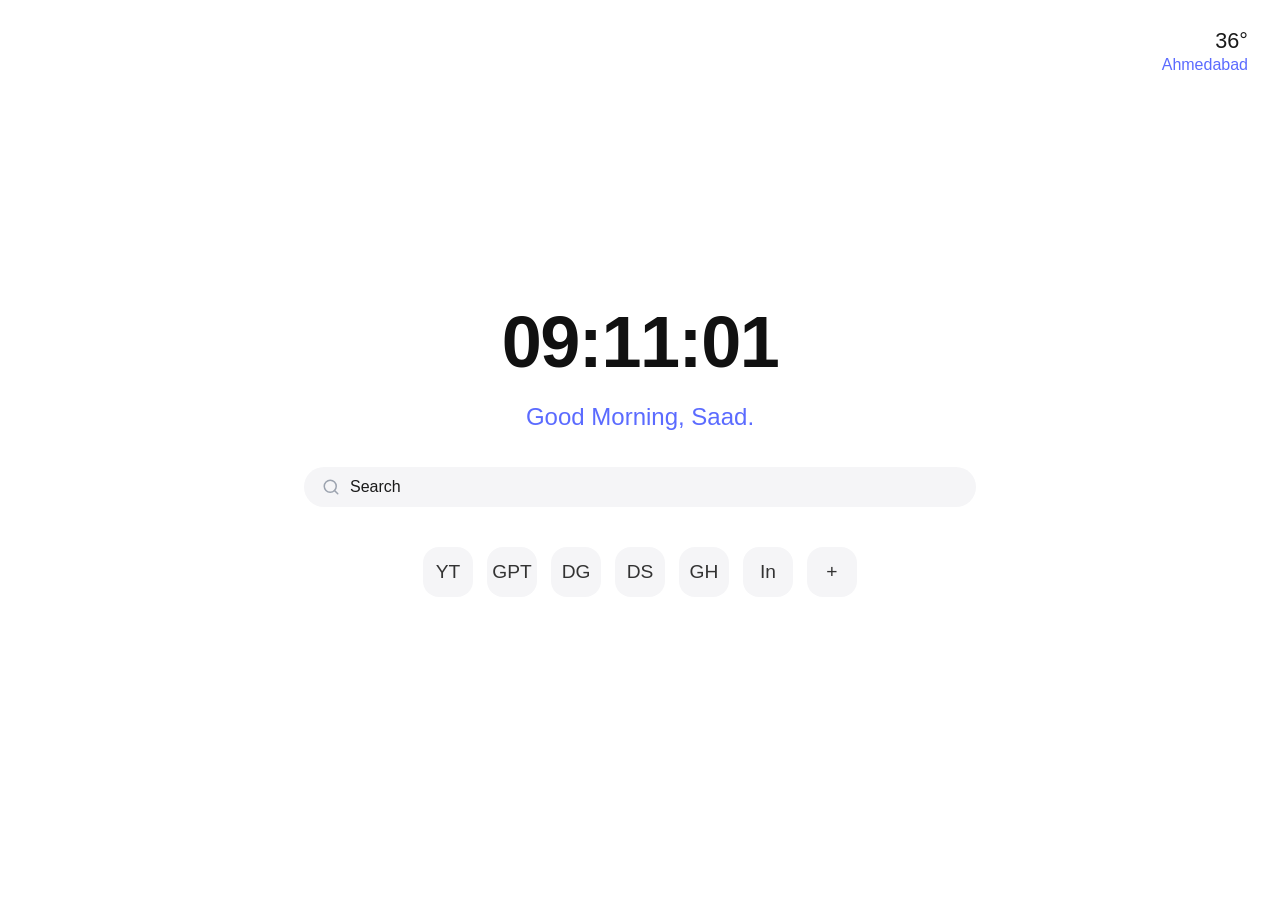
<file: search-engine/index.html>
<!DOCTYPE html>
<html lang="en">
<head>
  <meta charset="UTF-8">
  <meta name="viewport" content="width=device-width, initial-scale=1.0">
  <title>New Tab</title>
  <link rel="stylesheet" href="styles.css">
</head>
<body>
  <div class="page">
    <div class="weather">
      <div class="temp">36°</div>
      <div class="city">Ahmedabad</div>
    </div>

    <main class="main">
      <div class="clock">09:11:01</div>
      <div class="greeting">Good Morning, Saad.</div>

      <div class="search-bar">
        <svg class="search-icon" viewBox="0 0 24 24" width="18" height="18" fill="none" stroke="#9ca3af" stroke-width="2" stroke-linecap="round" stroke-linejoin="round">
          <circle cx="11" cy="11" r="8"></circle>
          <line x1="21" y1="21" x2="16.65" y2="16.65"></line>
        </svg>
        <span class="search-placeholder">Search</span>
      </div>

      <div class="icons">
        <div class="icon-btn">
            <span>YT</span>
        </div>

        <div class="icon-btn">
          <span>GPT</span>
        </div>

        <div class="icon-btn">
          <span>DG</span>
        </div>

        <div class="icon-btn">
          <span>DS</span>
        </div>

        <div class="icon-btn">
          <span>GH</span>
        </div>

        <div class="icon-btn">
          <span>In</span>
        </div>

        <div class="icon-btn">
          <span>+</span>
        </div>
      </div>
    </main>
  </div>
</body>
</html>
</file>
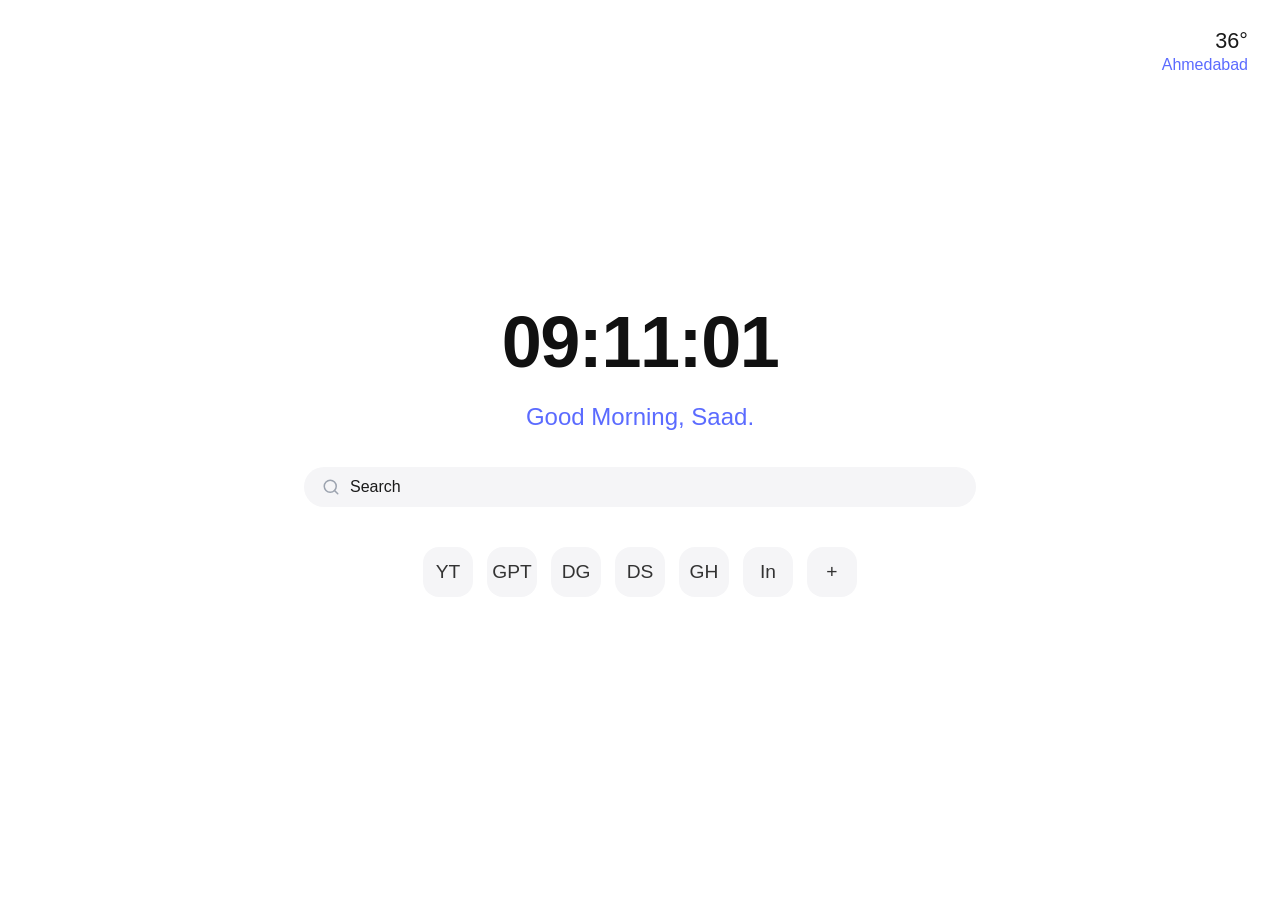
<file: dz_3/static/search-engine/index.html>
<!DOCTYPE html>
<html lang="en">
<head>
  <meta charset="UTF-8">
  <meta name="viewport" content="width=device-width, initial-scale=1.0">
  <title>Search-engian</title>
  <link rel="stylesheet" href="style.css">
</head>
<body>
  <div class="page">
    <div class="weather">
      <div class="temp">36°</div>
      <div class="city">Ahmedabad</div>
    </div>

    <main class="main">
      <div class="clock">09:11:01</div>
      <div class="greeting">Good Morning, Saad.</div>

      <div class="search-bar">
        <svg class="search-icon" viewBox="0 0 24 24" width="18" height="18" fill="none" stroke="#9ca3af" stroke-width="2" stroke-linecap="round" stroke-linejoin="round">
          <circle cx="11" cy="11" r="8"></circle>
          <line x1="21" y1="21" x2="16.65" y2="16.65"></line>
        </svg>
        <span class="search-placeholder">Search</span>
      </div>

      <div class="icons">
        <div class="icon-btn">
            <span>YT</span>
        </div>

        <div class="icon-btn">
          <span>GPT</span>
        </div>

        <div class="icon-btn">
          <span>DG</span>
        </div>

        <div class="icon-btn">
          <span>DS</span>
        </div>

        <div class="icon-btn">
          <span>GH</span>
        </div>

        <div class="icon-btn">
          <span>In</span>
        </div>

        <div class="icon-btn">
          <span>+</span>
        </div>
      </div>
    </main>
  </div>
</body>
</html>
</file>
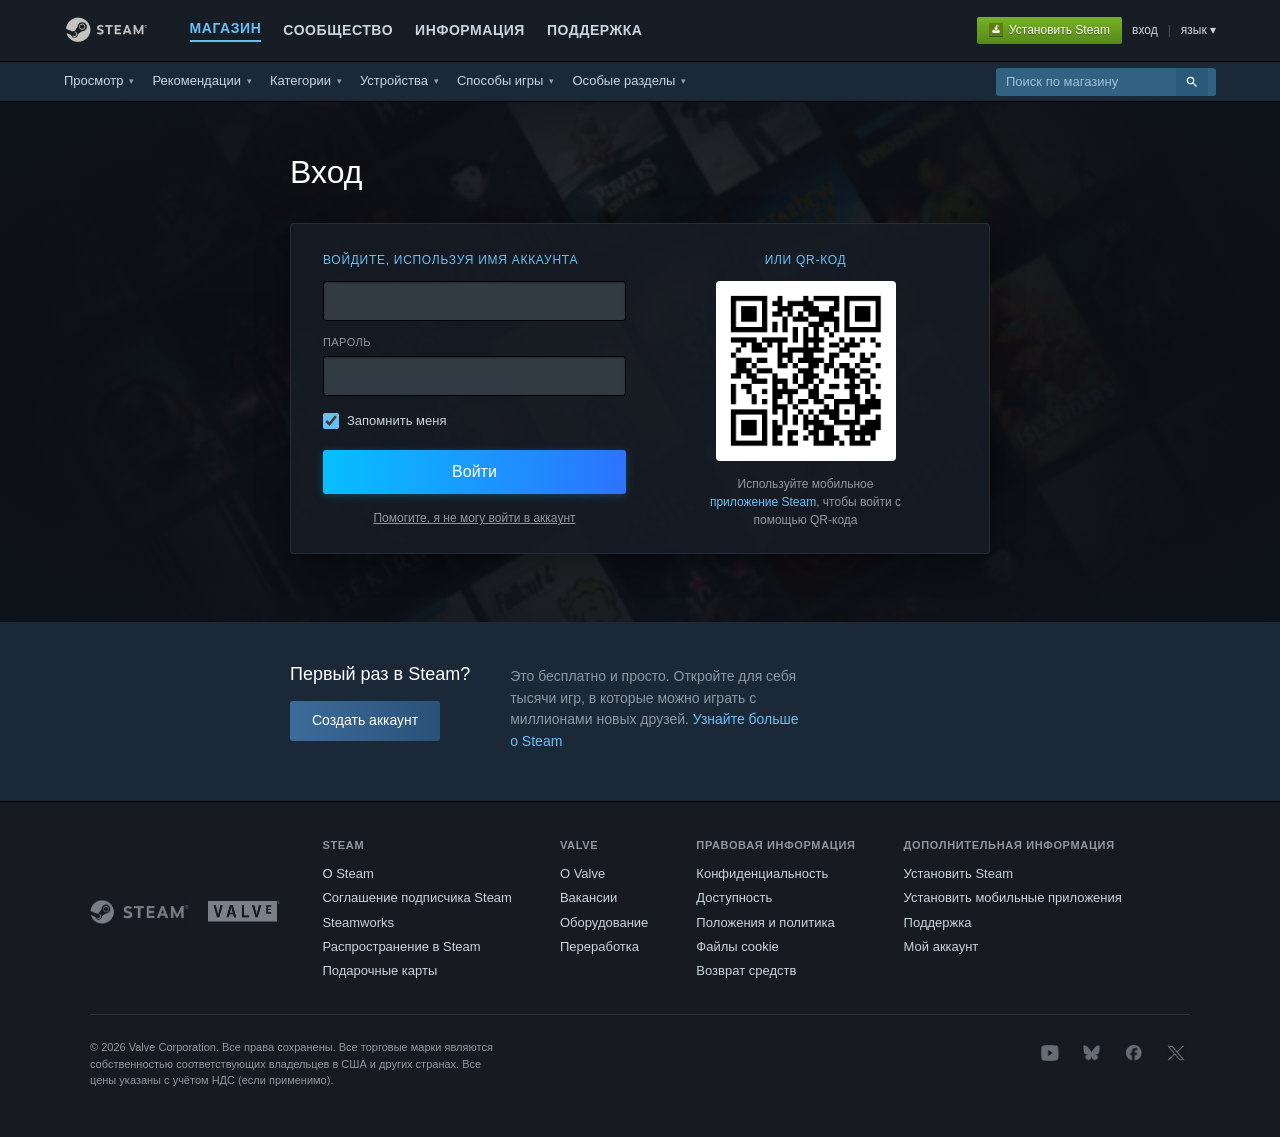
<file: dz_3/static/steam/index.html>
<!DOCTYPE html>
<html lang="ru">
<head>
  <meta charset="UTF-8">
  <meta name="viewport" content="width=device-width, initial-scale=1.0">
  <title>Вход — Steam</title>
  <style>
    * { margin: 0; padding: 0; box-sizing: border-box; }

    :root {
      --bg-dark: #0e141b;
      --header-bg: #171d25;
      --nav2-bg: #1b2838;
      --panel-bg: #1c232d;
      --panel-border: #2a3340;
      --text: #c7d5e0;
      --text-muted: #8f98a0;
      --text-bright: #fff;
      --accent: #66c0f4;
      --link: #67c1f5;
      --btn-blue: linear-gradient(90deg, #06BFFF 0%, #2D73FF 100%);
      --btn-blue-hover: linear-gradient(90deg, #1ac6ff 0%, #3d82ff 100%);
      --btn-green: linear-gradient(to bottom, #75b022 5%, #588a1b 95%);
      --input-bg: #323b44;
      --input-border: #000;
    }

    body {
      font-family: "Motiva Sans", Arial, Helvetica, sans-serif;
      background: var(--bg-dark);
      color: var(--text);
      min-height: 100vh;
      line-height: 1.4;
    }

    a { color: var(--link); text-decoration: none; }
    a:hover { text-decoration: underline; color: #fff; }

    /* ========== HEADER ========== */
    .header {
      background: var(--header-bg);
      height: 62px;
      display: flex;
      align-items: center;
      justify-content: center;
      border-bottom: 1px solid #000;
    }

    .header-inner {
      width: 100%;
      max-width: 1200px;
      padding: 0 24px;
      display: flex;
      align-items: center;
      justify-content: space-between;
    }

    .logo {
      display: flex;
      align-items: center;
      gap: 6px;
      text-decoration: none;
      color: var(--text-bright);
      flex-shrink: 0;
    }

    .logo img {
      height: 36px;
      width: auto;
      display: block;
    }

    .logo-fallback {
      display: none;
      font-size: 11px;
      color: var(--text-muted);
      background: #2a3340;
      padding: 4px 8px;
      border-radius: 3px;
    }

    .logo img[src=""],
    .logo img:not([src]),
    .logo img.error {
      display: none;
    }

    .nav-main {
      display: flex;
      gap: 22px;
      align-items: center;
      margin-left: 40px;
      flex: 1;
    }

    .nav-main a {
      color: var(--text);
      font-size: 14px;
      font-weight: 600;
      text-transform: uppercase;
      letter-spacing: 0.04em;
      text-decoration: none;
      transition: color 0.15s;
    }

    .nav-main a:hover,
    .nav-main a.active {
      color: var(--text-bright);
      text-decoration: none;
    }

    .nav-main a.active {
      color: var(--accent);
      border-bottom: 2px solid var(--accent);
      padding-bottom: 2px;
    }

    .header-right {
      display: flex;
      align-items: center;
      gap: 10px;
      font-size: 12px;
      flex-shrink: 0;
    }

    .btn-install {
      display: inline-flex;
      align-items: center;
      gap: 6px;
      background: var(--btn-green);
      color: #fff !important;
      padding: 5px 12px;
      border-radius: 2px;
      font-size: 12px;
      font-weight: 500;
      text-decoration: none !important;
      text-shadow: 0 1px 1px rgba(0,0,0,0.35);
    }

    .btn-install:hover {
      filter: brightness(1.08);
      text-decoration: none !important;
    }

    .btn-install img {
      width: 14px;
      height: 14px;
    }

    .header-right a.plain {
      color: var(--text);
      text-decoration: none;
    }

    .header-right a.plain:hover { color: #fff; }

    .sep { color: #4a5560; }

    /* ========== SUB NAV ========== */
    .subnav {
      background: var(--nav2-bg);
      height: 40px;
      display: flex;
      align-items: center;
      justify-content: center;
      border-bottom: 1px solid #000;
    }

    .subnav-inner {
      width: 100%;
      max-width: 1200px;
      padding: 0 24px;
      display: flex;
      align-items: center;
      justify-content: space-between;
      gap: 16px;
    }

    .subnav-links {
      display: flex;
      gap: 18px;
      align-items: center;
      flex-wrap: wrap;
    }

    .subnav-links a {
      color: var(--text);
      font-size: 13px;
      text-decoration: none;
      display: inline-flex;
      align-items: center;
      gap: 4px;
    }

    .subnav-links a:hover { color: #fff; text-decoration: none; }

    .subnav-links .caret::after {
      content: "▾";
      font-size: 9px;
      opacity: 0.7;
      margin-left: 2px;
    }

    .search-box {
      display: flex;
      align-items: center;
      background: #316282;
      border-radius: 3px;
      overflow: hidden;
      height: 28px;
      min-width: 220px;
    }

    .search-box input {
      background: transparent;
      border: none;
      color: #fff;
      padding: 0 10px;
      font-size: 13px;
      width: 180px;
      outline: none;
      font-family: inherit;
    }

    .search-box input::placeholder { color: #a0c0d8; }

    .search-box button {
      background: #2a5a7a;
      border: none;
      width: 32px;
      height: 28px;
      cursor: pointer;
      display: flex;
      align-items: center;
      justify-content: center;
    }

    .search-box button:hover { background: #3a6a8a; }

    .search-box button svg {
      width: 14px;
      height: 14px;
      fill: #fff;
    }

    /* ========== HERO / LOGIN AREA ========== */
    .hero {
      position: relative;
      min-height: 520px;
      display: flex;
      flex-direction: column;
      align-items: center;
      padding: 48px 24px 60px;
      overflow: hidden;
    }

    /* Background collage */
    .hero-bg {
      position: absolute;
      inset: 0;
      z-index: 0;
    }

    .hero-bg img {
      width: 100%;
      height: 100%;
      object-fit: cover;
      object-position: center;
      display: block;
      filter: brightness(0.45) saturate(0.85);
    }

    .hero-bg .bg-fallback {
      display: none;
      width: 100%;
      height: 100%;
      background: linear-gradient(160deg, #1a2a3a 0%, #0d1520 50%, #1a1525 100%);
      align-items: center;
      justify-content: center;
      color: var(--text-muted);
      font-size: 14px;
      letter-spacing: 0.05em;
    }

    .hero-bg-overlay {
      position: absolute;
      inset: 0;
      background: radial-gradient(ellipse at center, transparent 0%, rgba(14,20,27,0.55) 70%, rgba(14,20,27,0.9) 100%);
      z-index: 1;
      pointer-events: none;
    }

    .hero-content {
      position: relative;
      z-index: 2;
      width: 100%;
      max-width: 700px;
      display: flex;
      flex-direction: column;
      align-items: center;
    }

    .page-title {
      font-size: 32px;
      font-weight: 300;
      color: var(--text-bright);
      margin-bottom: 28px;
      align-self: flex-start;
      width: 100%;
      max-width: 700px;
    }

    /* Login panel */
    .login-panel {
      background: rgba(22, 28, 36, 0.92);
      border: 1px solid rgba(42, 51, 64, 0.8);
      border-radius: 4px;
      padding: 28px 32px 24px;
      width: 100%;
      max-width: 700px;
      display: grid;
      grid-template-columns: 1fr 1fr;
      gap: 28px;
      box-shadow: 0 8px 32px rgba(0,0,0,0.45);
    }

    .login-left h2,
    .login-right h2 {
      font-size: 12px;
      font-weight: 500;
      color: var(--accent);
      text-transform: uppercase;
      letter-spacing: 0.06em;
      margin-bottom: 12px;
    }

    .form-group {
      margin-bottom: 14px;
    }

    .form-group label {
      display: block;
      font-size: 11px;
      color: var(--text-muted);
      text-transform: uppercase;
      letter-spacing: 0.04em;
      margin-bottom: 6px;
    }

    .form-group input[type="text"],
    .form-group input[type="password"] {
      width: 100%;
      height: 40px;
      background: var(--input-bg);
      border: 1px solid #000;
      border-radius: 3px;
      color: #fff;
      padding: 0 12px;
      font-size: 14px;
      font-family: inherit;
      outline: none;
      box-shadow: inset 0 1px 2px rgba(0,0,0,0.3);
    }

    .form-group input:focus {
      border-color: var(--accent);
      box-shadow: inset 0 1px 2px rgba(0,0,0,0.3), 0 0 0 1px rgba(102,192,244,0.25);
    }

    .remember {
      display: flex;
      align-items: center;
      gap: 8px;
      margin: 16px 0 20px;
      font-size: 13px;
      color: var(--text);
      cursor: pointer;
      user-select: none;
    }

    .remember input {
      width: 16px;
      height: 16px;
      accent-color: var(--accent);
      cursor: pointer;
    }

    .btn-login {
      width: 100%;
      height: 44px;
      background: var(--btn-blue);
      border: none;
      border-radius: 3px;
      color: #fff;
      font-size: 16px;
      font-weight: 500;
      cursor: pointer;
      font-family: inherit;
      transition: filter 0.15s, box-shadow 0.15s;
      box-shadow: 0 2px 8px rgba(6, 191, 255, 0.25);
    }

    .btn-login:hover {
      background: var(--btn-blue-hover);
      filter: brightness(1.05);
    }

    .btn-login:active {
      filter: brightness(0.95);
    }

    .help-link {
      display: block;
      text-align: center;
      margin-top: 16px;
      font-size: 12px;
      color: var(--text-muted);
    }

    .help-link a {
      color: var(--text-muted);
      text-decoration: underline;
    }

    .help-link a:hover { color: var(--text); }

    /* QR side */
    .login-right {
      display: flex;
      flex-direction: column;
      align-items: center;
      text-align: center;
    }

    .qr-box {
      background: #fff;
      padding: 10px;
      border-radius: 4px;
      margin-bottom: 14px;
      width: 180px;
      height: 180px;
      display: flex;
      align-items: center;
      justify-content: center;
      position: relative;
    }

    .qr-box img {
      width: 160px;
      height: 160px;
      display: block;
      object-fit: contain;
    }

    .qr-fallback {
      display: none;
      font-size: 11px;
      color: #333;
      text-align: center;
      padding: 8px;
      word-break: break-all;
    }

    .qr-note {
      font-size: 12px;
      color: var(--text-muted);
      line-height: 1.5;
      max-width: 200px;
    }

    .qr-note a {
      color: var(--link);
    }

    /* ========== NEW TO STEAM ========== */
    .new-to-steam {
      background: #1b2838;
      padding: 40px 24px 48px;
      display: flex;
      justify-content: center;
    }

    .new-inner {
      width: 100%;
      max-width: 700px;
      display: flex;
      align-items: flex-start;
      gap: 40px;
    }

    .new-left {
      flex-shrink: 0;
    }

    .new-left h3 {
      font-size: 18px;
      font-weight: 400;
      color: var(--text-bright);
      margin-bottom: 14px;
    }

    .btn-create {
      display: inline-block;
      background: linear-gradient(90deg, #3d6b9a 0%, #2a5278 100%);
      color: #fff !important;
      padding: 10px 22px;
      border-radius: 3px;
      font-size: 14px;
      font-weight: 500;
      text-decoration: none !important;
      transition: filter 0.15s;
    }

    .btn-create:hover {
      filter: brightness(1.12);
      text-decoration: none !important;
    }

    .new-right {
      font-size: 14px;
      color: var(--text-muted);
      line-height: 1.55;
      padding-top: 4px;
    }

    .new-right a {
      color: var(--link);
    }

    /* ========== FOOTER ========== */
    .footer {
      background: #171a21;
      border-top: 1px solid #000;
      padding: 36px 24px 48px;
    }

    .footer-inner {
      max-width: 1100px;
      margin: 0 auto;
    }

    .footer-top {
      display: flex;
      flex-wrap: wrap;
      gap: 40px;
      margin-bottom: 28px;
    }

    .footer-brand {
      display: flex;
      align-items: center;
      gap: 16px;
      flex-shrink: 0;
    }

    .footer-brand img {
      height: 28px;
      width: auto;
      opacity: 0.85;
    }

    .footer-brand .logo-fallback {
      display: none;
      font-size: 10px;
      color: var(--text-muted);
      background: #2a3340;
      padding: 3px 6px;
      border-radius: 2px;
    }

    .footer-cols {
      display: flex;
      flex-wrap: wrap;
      gap: 32px 48px;
      flex: 1;
    }

    .footer-col h4 {
      font-size: 11px;
      font-weight: 600;
      color: var(--text-muted);
      text-transform: uppercase;
      letter-spacing: 0.06em;
      margin-bottom: 12px;
    }

    .footer-col a {
      display: block;
      font-size: 13px;
      color: var(--text);
      text-decoration: none;
      margin-bottom: 6px;
    }

    .footer-col a:hover {
      color: #fff;
      text-decoration: none;
    }

    .footer-bottom {
      display: flex;
      flex-wrap: wrap;
      align-items: flex-start;
      justify-content: space-between;
      gap: 20px;
      padding-top: 24px;
      border-top: 1px solid #2a3340;
    }

    .footer-copy {
      font-size: 11px;
      color: var(--text-muted);
      max-width: 420px;
      line-height: 1.5;
    }

    .footer-social {
      display: flex;
      gap: 14px;
      align-items: center;
    }

    .footer-social a {
      display: flex;
      align-items: center;
      justify-content: center;
      width: 28px;
      height: 28px;
      opacity: 0.7;
      transition: opacity 0.15s;
    }

    .footer-social a:hover { opacity: 1; }

    .footer-social img {
      width: 20px;
      height: 20px;
      display: block;
    }

    .footer-social .icon-fallback {
      display: none;
      font-size: 9px;
      color: var(--text-muted);
    }

    /* ========== IMAGE FALLBACK HELPERS ========== */
    img.broken {
      display: none !important;
    }

    .img-placeholder {
      display: none;
      background: #2a3340;
      color: var(--text-muted);
      font-size: 11px;
      padding: 6px 10px;
      border-radius: 3px;
      text-align: center;
      word-break: break-all;
    }

    /* Responsive */
    @media (max-width: 720px) {
      .nav-main { display: none; }
      .login-panel {
        grid-template-columns: 1fr;
        padding: 22px 18px;
      }
      .login-right { order: -1; }
      .page-title { font-size: 26px; }
      .new-inner { flex-direction: column; gap: 20px; }
      .subnav-links { display: none; }
      .header-inner { padding: 0 12px; }
    }
  </style>
</head>
<body>

  <!-- ========== HEADER ========== -->
  <header class="header">
    <div class="header-inner">
      <a href="#" class="logo">
        <img src="logo-steam.png" alt="logo-steam.png"
             onerror="this.classList.add('broken'); this.nextElementSibling.style.display='inline-block';">
        <span class="logo-fallback">logo-steam.png</span>
      </a>

      <nav class="nav-main">
        <a href="#" class="active">МАГАЗИН</a>
        <a href="#">СООБЩЕСТВО</a>
        <a href="#">ИНФОРМАЦИЯ</a>
        <a href="#">ПОДДЕРЖКА</a>
      </nav>

      <div class="header-right">
        <a href="#" class="btn-install">
          <img src="icon-install.png" alt="" width="14" height="14"
               onerror="this.style.display='none'">
          Установить Steam
        </a>
        <a href="#" class="plain">вход</a>
        <span class="sep">|</span>
        <a href="#" class="plain">язык ▾</a>
      </div>
    </div>
  </header>

  <!-- ========== SUB NAV ========== -->
  <div class="subnav">
    <div class="subnav-inner">
      <div class="subnav-links">
        <a href="#" class="caret">Просмотр</a>
        <a href="#" class="caret">Рекомендации</a>
        <a href="#" class="caret">Категории</a>
        <a href="#" class="caret">Устройства</a>
        <a href="#" class="caret">Способы игры</a>
        <a href="#" class="caret">Особые разделы</a>
      </div>
      <div class="search-box">
        <input type="text" placeholder="Поиск по магазину">
        <button type="button" aria-label="Поиск">
          <svg viewBox="0 0 24 24"><path d="M15.5 14h-.79l-.28-.27A6.47 6.47 0 0 0 16 9.5 6.5 6.5 0 1 0 9.5 16c1.61 0 3.09-.59 4.23-1.57l.27.28v.79l5 4.99L20.49 19l-4.99-5zm-6 0C7.01 14 5 11.99 5 9.5S7.01 5 9.5 5 14 7.01 14 9.5 11.99 14 9.5 14z"/></svg>
        </button>
      </div>
    </div>
  </div>

  <!-- ========== HERO + LOGIN ========== -->
  <section class="hero">
    <div class="hero-bg">
      <img src="login-bg.jpg" alt="login-bg.jpg"
           onerror="this.classList.add('broken'); this.nextElementSibling.style.display='flex';">
      <div class="bg-fallback">login-bg.jpg</div>
    </div>
    <div class="hero-bg-overlay"></div>

    <div class="hero-content">
      <h1 class="page-title">Вход</h1>

      <div class="login-panel">
        <!-- LEFT: form -->
        <div class="login-left">
          <h2>войдите, используя имя аккаунта</h2>

          <form action="#" method="post" onsubmit="return false;">
            <div class="form-group">
              <input type="text" id="account" name="account" autocomplete="username" placeholder="">
            </div>

            <div class="form-group">
              <label for="password">Пароль</label>
              <input type="password" id="password" name="password" autocomplete="current-password">
            </div>

            <label class="remember">
              <input type="checkbox" name="remember" checked>
              Запомнить меня
            </label>

            <button type="submit" class="btn-login">Войти</button>
          </form>

          <p class="help-link">
            <a href="#">Помогите, я не могу войти в аккаунт</a>
          </p>
        </div>

        <!-- RIGHT: QR -->
        <div class="login-right">
          <h2>или qr-код</h2>
          <div class="qr-box">
            <img src="qr-code.png" alt="qr-code.png"
                 onerror="this.classList.add('broken'); this.nextElementSibling.style.display='block';">
            <span class="qr-fallback">qr-code.png</span>
          </div>
          <p class="qr-note">
            Используйте мобильное<br>
            <a href="#">приложение Steam</a>, чтобы войти с<br>
            помощью QR-кода
          </p>
        </div>
      </div>
    </div>
  </section>

  <!-- ========== NEW TO STEAM ========== -->
  <section class="new-to-steam">
    <div class="new-inner">
      <div class="new-left">
        <h3>Первый раз в Steam?</h3>
        <a href="#" class="btn-create">Создать аккаунт</a>
      </div>
      <div class="new-right">
        Это бесплатно и просто. Откройте для себя<br>
        тысячи игр, в которые можно играть с<br>
        миллионами новых друзей. <a href="#">Узнайте больше<br>о Steam</a>
      </div>
    </div>
  </section>

  <!-- ========== FOOTER ========== -->
  <footer class="footer">
    <div class="footer-inner">
      <div class="footer-top">
        <div class="footer-brand">
          <img src="logo-steam-footer.png" alt="logo-steam-footer.png"
               onerror="this.classList.add('broken'); this.nextElementSibling.style.display='inline-block';">
          <span class="logo-fallback">logo-steam-footer.png</span>

          <img src="logo-valve.png" alt="logo-valve.png"
               onerror="this.classList.add('broken'); this.nextElementSibling.style.display='inline-block';">
          <span class="logo-fallback">logo-valve.png</span>
        </div>

        <div class="footer-cols">
          <div class="footer-col">
            <h4>STEAM</h4>
            <a href="#">О Steam</a>
            <a href="#">Соглашение подписчика Steam</a>
            <a href="#">Steamworks</a>
            <a href="#">Распространение в Steam</a>
            <a href="#">Подарочные карты</a>
          </div>
          <div class="footer-col">
            <h4>VALVE</h4>
            <a href="#">О Valve</a>
            <a href="#">Вакансии</a>
            <a href="#">Оборудование</a>
            <a href="#">Переработка</a>
          </div>
          <div class="footer-col">
            <h4>ПРАВОВАЯ ИНФОРМАЦИЯ</h4>
            <a href="#">Конфиденциальность</a>
            <a href="#">Доступность</a>
            <a href="#">Положения и политика</a>
            <a href="#">Файлы cookie</a>
            <a href="#">Возврат средств</a>
          </div>
          <div class="footer-col">
            <h4>ДОПОЛНИТЕЛЬНАЯ ИНФОРМАЦИЯ</h4>
            <a href="#">Установить Steam</a>
            <a href="#">Установить мобильные приложения</a>
            <a href="#">Поддержка</a>
            <a href="#">Мой аккаунт</a>
          </div>
        </div>
      </div>

      <div class="footer-bottom">
        <p class="footer-copy">
          © 2026 Valve Corporation. Все права сохранены. Все торговые марки являются собственностью соответствующих владельцев в США и других странах. Все цены указаны с учётом НДС (если применимо).
        </p>
        <div class="footer-social">
          <a href="#" title="YouTube">
            <img src="icon-youtube.png" alt="icon-youtube.png"
                 onerror="this.classList.add('broken'); this.nextElementSibling.style.display='inline';">
            <span class="icon-fallback">icon-youtube.png</span>
          </a>
          <a href="#" title="Bluesky">
            <img src="icon-bluesky.png" alt="icon-bluesky.png"
                 onerror="this.classList.add('broken'); this.nextElementSibling.style.display='inline';">
            <span class="icon-fallback">icon-bluesky.png</span>
          </a>
          <a href="#" title="Facebook">
            <img src="icon-facebook.png" alt="icon-facebook.png"
                 onerror="this.classList.add('broken'); this.nextElementSibling.style.display='inline';">
            <span class="icon-fallback">icon-facebook.png</span>
          </a>
          <a href="#" title="X">
            <img src="icon-x.png" alt="icon-x.png"
                 onerror="this.classList.add('broken'); this.nextElementSibling.style.display='inline';">
            <span class="icon-fallback">icon-x.png</span>
          </a>
        </div>
      </div>
    </div>
  </footer>

</body>
</html>
</file>
<file: search-engine/styles.css>
/* Reset & base */
*,
*::before,
*::after {
  box-sizing: border-box;
  margin: 0;
  padding: 0;
}

html {
  height: 100%;
  font-size: 16px;
}

body {
  min-height: 100%;
  min-height: 100dvh;
  font-family: -apple-system, BlinkMacSystemFont, "Segoe UI", Roboto, "Helvetica Neue", Arial, sans-serif;
  background: #ffffff;
  color: #1a1a1a;
  display: flex;
  justify-content: center;
  align-items: center;
  overflow-x: hidden;
}

/* Page container – fills viewport and centers content */
.page {
  position: relative;
  width: 100%;
  min-height: 100dvh;
  display: flex;
  flex-direction: column;
  justify-content: center;
  align-items: center;
  padding: clamp(1rem, 4vw, 2.5rem);
}

/* Weather – top right */
.weather {
  position: absolute;
  top: clamp(1rem, 3vw, 1.75rem);
  right: clamp(1rem, 3vw, 2rem);
  text-align: right;
  line-height: 1.25;
}

.weather .temp {
  font-size: clamp(1.1rem, 2.5vw, 1.35rem);
  font-weight: 500;
  color: #1a1a1a;
}

.weather .city {
  font-size: clamp(0.85rem, 1.8vw, 1rem);
  color: #5b6bff;
  font-weight: 500;
}

/* Main content – centered */
.main {
  display: flex;
  flex-direction: column;
  align-items: center;
  width: 100%;
  max-width: 42rem;
  gap: clamp(0.75rem, 2vw, 1.25rem);
}

/* Clock */
.clock {
  font-size: clamp(2.75rem, 8vw, 4.5rem);
  font-weight: 600;
  letter-spacing: -0.02em;
  color: #111;
  font-variant-numeric: tabular-nums;
  line-height: 1.1;
}

/* Greeting */
.greeting {
  font-size: clamp(1.1rem, 2.8vw, 1.5rem);
  font-weight: 500;
  color: #5b6bff;
  margin-bottom: clamp(0.5rem, 1.5vw, 1rem);
}

/* Search wrapper */
.search-wrapper {
  position: relative;
  width: 100%;
  max-width: 28rem;
  display: flex;
  align-items: center;
  justify-content: center;
}

.search-bar {
  width: 100%;
  display: flex;
  align-items: center;
  background: #f5f5f7;
  border-radius: 9999px;
  padding: 0.7rem 3.6rem 0.7rem 1.1rem; /* extra right space for the S/T toggle */
  gap: 0.65rem;
  transition: box-shadow 0.2s ease, background 0.2s ease;
}

.search-bar:focus-within {
  background: #f0f0f2;
  box-shadow: 0 0 0 2px rgba(91, 107, 255, 0.25);
}

.search-icon {
  color: #9ca3af;
  font-size: 0.95rem;
  flex-shrink: 0;
}

.search-bar input {
  flex: 1;
  border: none;
  outline: none;
  background: transparent;
  font-size: clamp(0.95rem, 2vw, 1.05rem);
  color: #1a1a1a;
  min-width: 0;
}

.search-bar input::placeholder {
  color: #9ca3af;
}

/* Toggle S / T */
.toggle {
  position: absolute;
  right: 0.25rem;
  top: 50%;
  transform: translateY(-50%);
  display: flex;
  align-items: center;
  background: #1a1a1a;
  border-radius: 9999px;
  padding: 0.18rem;
  gap: 0.12rem;
  cursor: pointer;
  box-shadow: 0 2px 8px rgba(0, 0, 0, 0.12);
  z-index: 2;
}

.toggle span {
  display: flex;
  align-items: center;
  justify-content: center;
  width: 1.55rem;
  height: 1.55rem;
  border-radius: 50%;
  font-size: 0.72rem;
  font-weight: 700;
  color: #fff;
  transition: transform 0.15s ease;
}

.toggle-s {
  background: #f97316; /* orange */
}

.toggle-t {
  background: #3b82f6; /* blue */
}

.toggle:hover span {
  transform: scale(1.08);
}

/* Icons row */
.icons {
  display: flex;
  flex-wrap: wrap;
  justify-content: center;
  align-items: center;
  gap: clamp(0.6rem, 1.8vw, 0.9rem);
  margin-top: clamp(0.75rem, 2vw, 1.25rem);
  width: 100%;
}

.icon-btn {
  display: flex;
  align-items: center;
  justify-content: center;
  width: clamp(2.6rem, 7vw, 3.1rem);
  height: clamp(2.6rem, 7vw, 3.1rem);
  border-radius: 1rem;
  background: #f5f5f7;
  color: #333;
  text-decoration: none;
  border: none;
  cursor: pointer;
  transition: background 0.2s ease, transform 0.15s ease, box-shadow 0.2s ease;
  font-size: clamp(1rem, 2.5vw, 1.2rem);
}

.icon-btn:hover {
  background: #e8e8ec;
  transform: translateY(-2px);
  box-shadow: 0 4px 12px rgba(0, 0, 0, 0.08);
}

.icon-btn:active {
  transform: translateY(0);
}

/* Specific icon colors */
.icon-btn .fa-youtube {
  color: #ff0000;
}

.icon-btn .fa-comment-dots {
  color: #10a37f; /* ChatGPT-ish */
}

.icon-btn .dg-text {
  font-size: 0.85em;
  font-weight: 700;
  color: #22c55e;
  letter-spacing: -0.02em;
}

.icon-btn .fa-fish {
  color: #0ea5e9;
}

.icon-btn .fa-github {
  color: #24292f;
}

.icon-btn .fa-linkedin-in {
  color: #0a66c2;
}

.add-btn {
  color: #6b7280;
}

/* Responsive adjustments */
@media (max-width: 480px) {
  .search-wrapper {
    max-width: 100%;
  }

  .toggle {
    right: 0.1rem;
  }

  .icons {
    gap: 0.5rem;
  }

  .icon-btn {
    width: 2.5rem;
    height: 2.5rem;
    border-radius: 0.85rem;
  }
}

@media (max-width: 360px) {
  .weather {
    top: 0.75rem;
    right: 0.75rem;
  }

  .clock {
    font-size: 2.4rem;
  }

  .greeting {
    font-size: 1rem;
  }
}

/* Very tall / short screens */
@media (max-height: 500px) {
  .page {
    padding-top: 3.5rem;
    padding-bottom: 1rem;
  }

  .main {
    gap: 0.5rem;
  }

  .clock {
    font-size: clamp(2rem, 6vw, 3rem);
  }

  .icons {
    margin-top: 0.5rem;
  }
}

/* Prefer reduced motion */
@media (prefers-reduced-motion: reduce) {
  .icon-btn,
  .toggle span,
  .search-bar {
    transition: none;
  }
}
</file>
<file: dz_3/static/search-engine/style.css>
*,
*::before,
*::after {
    box-sizing: border-box;
    margin: 0;
    padding: 0;
}

html {
    height: 100%;
    font-size: 16px;
}

body {
    min-height: 100%;
    min-height: 100dvh;
    font-family: -apple-system, BlinkMacSystemFont, "Segoe UI", Roboto, "Helvetica Neue", Arial, sans-serif;
    background: #ffffff;
    color: #1a1a1a;
    display: flex;
    justify-content: center;
    align-items: center;
    overflow-x: hidden;
}

.page {
    position: relative;
    width: 100%;
    min-height: 100dvh;
    display: flex;
    flex-direction: column;
    justify-content: center;
    align-items: center;
    padding: clamp(1rem, 4vw, 2.5rem);
}

.weather {
    position: absolute;
    top: clamp(1rem, 3vw, 1.75rem);
    right: clamp(1rem, 3vw, 2rem);
    text-align: right;
    line-height: 1.25;
}

.weather .temp {
    font-size: clamp(1.1rem, 2.5vw, 1.35rem);
    font-weight: 500;
    color: #1a1a1a;
}

.weather .city {
    font-size: clamp(0.85rem, 1.8vw, 1rem);
    color: #5b6bff;
    font-weight: 500;
}

.main {
    display: flex;
    flex-direction: column;
    align-items: center;
    width: 100%;
    max-width: 42rem;
    gap: clamp(0.75rem, 2vw, 1.25rem);
}

.clock {
    font-size: clamp(2.75rem, 8vw, 4.5rem);
    font-weight: 600;
    letter-spacing: -0.02em;
    color: #111;
    font-variant-numeric: tabular-nums;
    line-height: 1.1;
}

.greeting {
    font-size: clamp(1.1rem, 2.8vw, 1.5rem);
    font-weight: 500;
    color: #5b6bff;
    margin-bottom: clamp(0.5rem, 1.5vw, 1rem);
}

.search-wrapper {
    position: relative;
    width: 100%;
    max-width: 28rem;
    display: flex;
    align-items: center;
    justify-content: center;
}

.search-bar {
    width: 100%;
    display: flex;
    align-items: center;
    background: #f5f5f7;
    border-radius: 9999px;
    padding: 0.7rem 3.6rem 0.7rem 1.1rem;
    gap: 0.65rem;
    transition: box-shadow 0.2s ease, background 0.2s ease;
}

.search-bar:focus-within {
    background: #f0f0f2;
    box-shadow: 0 0 0 2px rgba(91, 107, 255, 0.25);
}

.search-icon {
    color: #9ca3af;
    font-size: 0.95rem;
    flex-shrink: 0;
}

.search-bar input {
    flex: 1;
    border: none;
    outline: none;
    background: transparent;
    font-size: clamp(0.95rem, 2vw, 1.05rem);
    color: #1a1a1a;
    min-width: 0;
}

.search-bar input::placeholder {
    color: #9ca3af;
}

.toggle {
    position: absolute;
    right: 0.25rem;
    top: 50%;
    transform: translateY(-50%);
    display: flex;
    align-items: center;
    background: #1a1a1a;
    border-radius: 9999px;
    padding: 0.18rem;
    gap: 0.12rem;
    cursor: pointer;
    box-shadow: 0 2px 8px rgba(0, 0, 0, 0.12);
    z-index: 2;
}

.toggle span {
    display: flex;
    align-items: center;
    justify-content: center;
    width: 1.55rem;
    height: 1.55rem;
    border-radius: 50%;
    font-size: 0.72rem;
    font-weight: 700;
    color: #fff;
    transition: transform 0.15s ease;
}

.toggle-s {
    background: #f97316;
}

.toggle-t {
    background: #3b82f6;
}

.toggle:hover span {
    transform: scale(1.08);
}

.icons {
    display: flex;
    flex-wrap: wrap;
    justify-content: center;
    align-items: center;
    gap: clamp(0.6rem, 1.8vw, 0.9rem);
    margin-top: clamp(0.75rem, 2vw, 1.25rem);
    width: 100%;
}

.icon-btn {
    display: flex;
    align-items: center;
    justify-content: center;
    width: clamp(2.6rem, 7vw, 3.1rem);
    height: clamp(2.6rem, 7vw, 3.1rem);
    border-radius: 1rem;
    background: #f5f5f7;
    color: #333;
    text-decoration: none;
    border: none;
    cursor: pointer;
    transition: background 0.2s ease, transform 0.15s ease, box-shadow 0.2s ease;
    font-size: clamp(1rem, 2.5vw, 1.2rem);
}

.icon-btn:hover {
    background: #e8e8ec;
    transform: translateY(-2px);
    box-shadow: 0 4px 12px rgba(0, 0, 0, 0.08);
}

.icon-btn:active {
    transform: translateY(0);
}

.icon-btn .dg-text {
    font-size: 0.85em;
    font-weight: 700;
    color: #22c55e;
    letter-spacing: -0.02em;
}

@media (max-width: 480px) {
    .search-wrapper {
    max-width: 100%;
    }

    .toggle {
    right: 0.1rem;
    }

    .icons {
    gap: 0.5rem;
    }

    .icon-btn {
    width: 2.5rem;
    height: 2.5rem;
    border-radius: 0.85rem;
    }
}

@media (max-width: 360px) {
    .weather {
    top: 0.75rem;
    right: 0.75rem;
    }

    .clock {
    font-size: 2.4rem;
    }

    .greeting {
    font-size: 1rem;
    }
}

@media (max-height: 500px) {
    .page {
    padding-top: 3.5rem;
    padding-bottom: 1rem;
    }

    .main {
    gap: 0.5rem;
    }

    .clock {
    font-size: clamp(2rem, 6vw, 3rem);
    }

    .icons {
    margin-top: 0.5rem;
    }
}

@media (prefers-reduced-motion: reduce) {
    .icon-btn,
    .toggle span,
    .search-bar {
    transition: none;
    }
}
</file>
